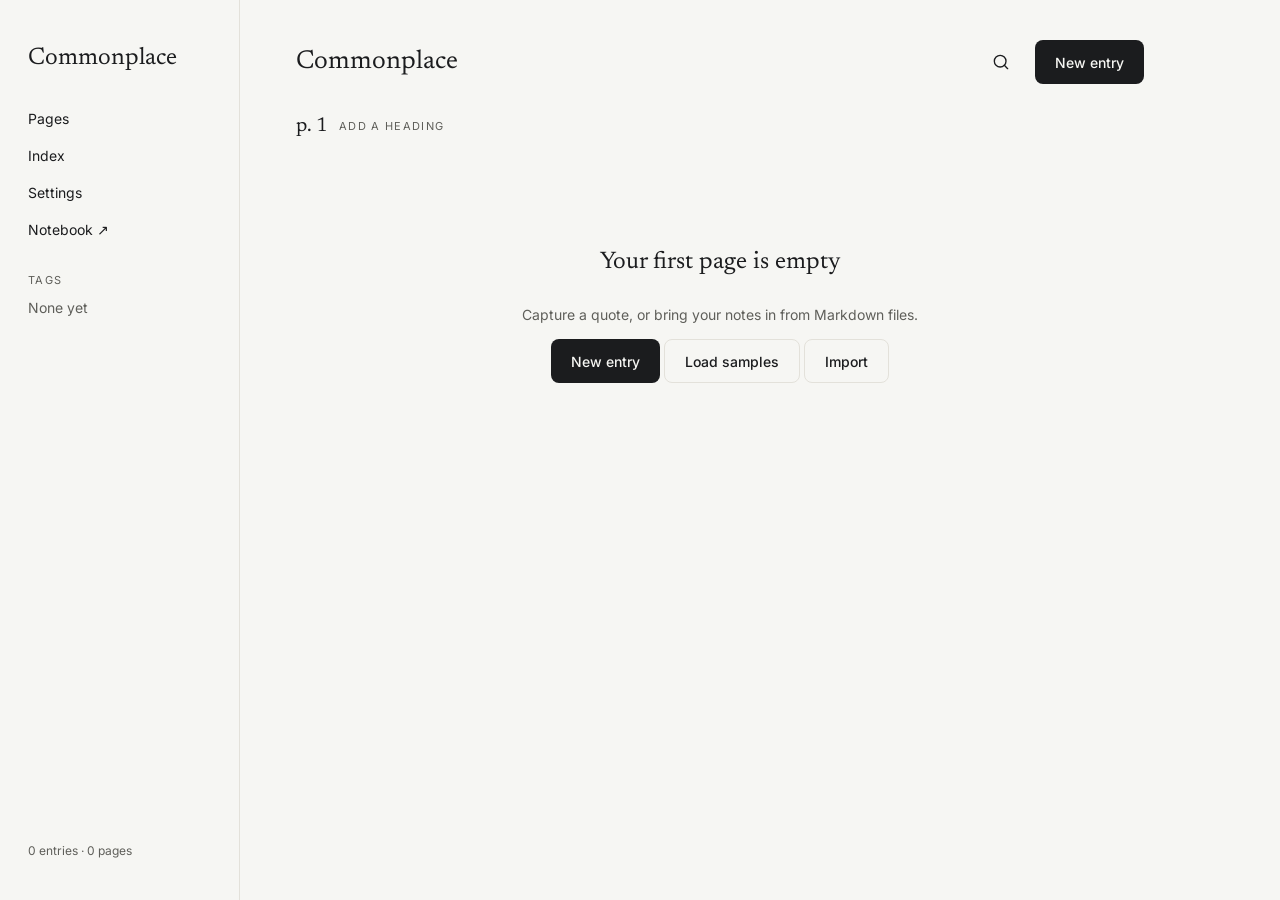
<file: index.html>
<!doctype html>
<html lang="en">
<head>
<meta charset="utf-8">
<meta name="viewport" content="width=device-width, initial-scale=1, viewport-fit=cover">
<title>Commonplace</title>
<meta name="theme-color" content="#F6F6F3" media="(prefers-color-scheme: light)">
<meta name="theme-color" content="#161715" media="(prefers-color-scheme: dark)">
<meta name="apple-mobile-web-app-capable" content="yes">
<meta name="apple-mobile-web-app-title" content="Commonplace">
<link rel="manifest" href="manifest.webmanifest">
<link rel="icon" type="image/png" href="icons/icon-192.png">
<link rel="apple-touch-icon" href="icons/apple-touch-icon.png">
<link rel="stylesheet" href="style.css">
<script src="fflate.js"></script>
</head>
<body>
<div id="app"></div>
<div id="toast" class="toast" role="status" hidden></div>
<script src="app.js"></script>
</body>
</html>
</file>
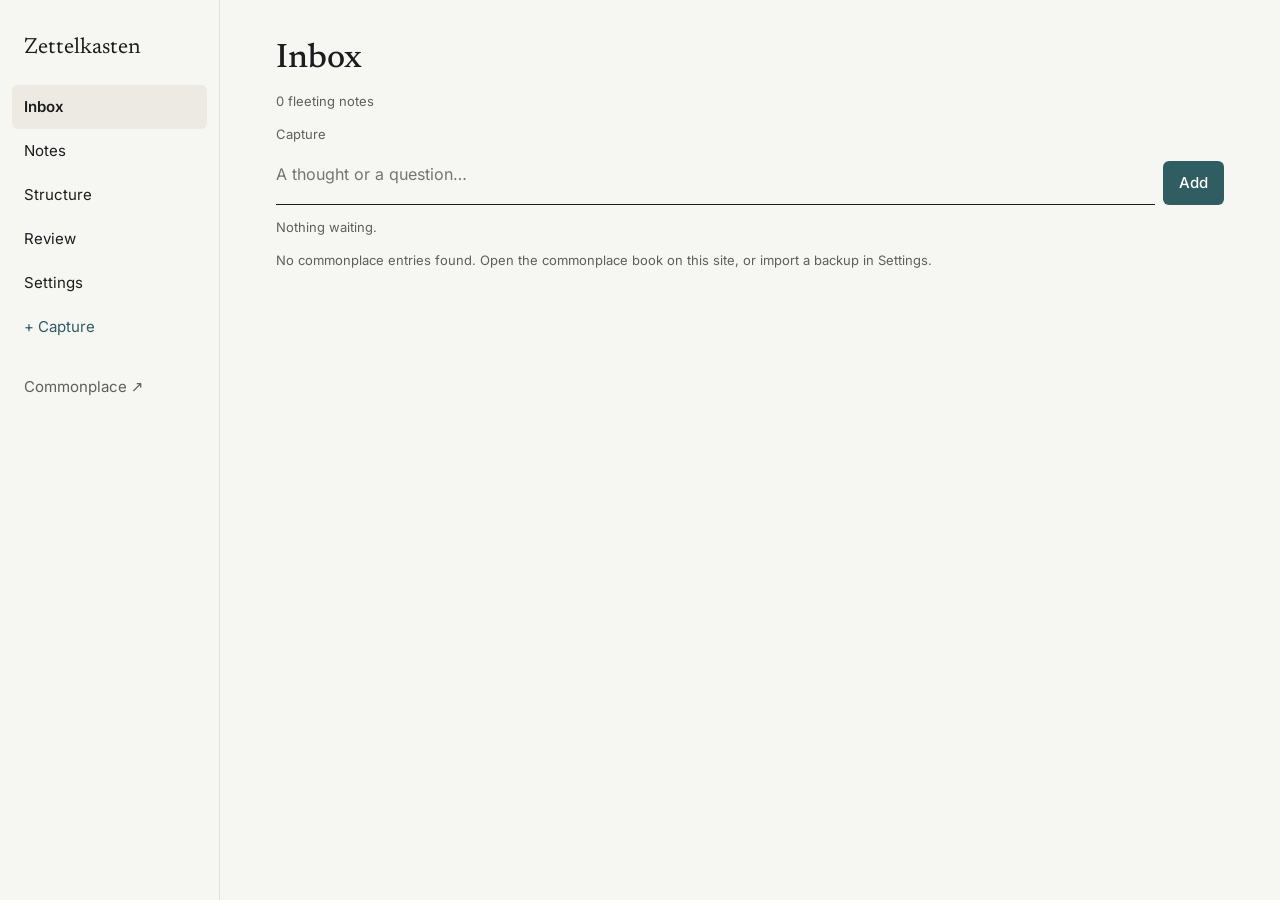
<file: notes/index.html>
<!doctype html>
<html lang="en"><head><meta charset="utf-8">
<meta name="viewport" content="width=device-width, initial-scale=1, viewport-fit=cover">
<title>Zettelkasten</title>
<meta name="theme-color" content="#F6F6F3" media="(prefers-color-scheme: light)">
<meta name="theme-color" content="#161715" media="(prefers-color-scheme: dark)">
<meta name="apple-mobile-web-app-capable" content="yes">
<meta name="apple-mobile-web-app-title" content="Notes">
<link rel="manifest" href="manifest.webmanifest">
<link rel="icon" type="image/png" href="icons/icon-192.png">
<link rel="apple-touch-icon" href="icons/apple-touch-icon.png">
<link rel="stylesheet" href="style.css">
<script src="fflate.js"></script>
</head><body><div id="app"></div><div id="t" role="status" aria-live="polite"></div>
<noscript>Zettelkasten needs JavaScript to run.</noscript>
<script src="app.js"></script></body></html>
</file>
<file: style.css>
@font-face{font-family:Inter;font-style:normal;font-weight:400;font-display:swap;src:url(fonts/inter-latin-400-normal.woff2) format('woff2')}
@font-face{font-family:Inter;font-style:normal;font-weight:500;font-display:swap;src:url(fonts/inter-latin-500-normal.woff2) format('woff2')}
@font-face{font-family:Inter;font-style:normal;font-weight:600;font-display:swap;src:url(fonts/inter-latin-600-normal.woff2) format('woff2')}
@font-face{font-family:Newsreader;font-style:normal;font-weight:400;font-display:swap;src:url(fonts/newsreader-latin-400-normal.woff2) format('woff2')}
@font-face{font-family:Newsreader;font-style:normal;font-weight:500;font-display:swap;src:url(fonts/newsreader-latin-500-normal.woff2) format('woff2')}
@font-face{font-family:Newsreader;font-style:italic;font-weight:400;font-display:swap;src:url(fonts/newsreader-latin-400-italic.woff2) format('woff2')}
:root{--hi:#F7E3A1;--paper:#F6F6F3;--ink:#1B1C1E;--muted:#5F5F5A;--rule:#E3E1DA;--wash:#ECEAE3;--accent:#2F5D62;--mark:#D6E6E3;box-sizing:border-box;padding-top:env(safe-area-inset-top,0px);padding-bottom:env(safe-area-inset-bottom,0px)}
@media(prefers-color-scheme:dark){:root:not([data-theme=light]){--hi:#5A4A1C;--paper:#161715;--ink:#ECEAE3;--muted:#A3A39C;--rule:#2C2D2A;--wash:#22231F;--accent:#7FB3B5;--mark:#24403F}}
:root[data-theme=dark]{--hi:#5A4A1C;--paper:#161715;--ink:#ECEAE3;--muted:#A3A39C;--rule:#2C2D2A;--wash:#22231F;--accent:#7FB3B5;--mark:#24403F}
html{scroll-padding-top:env(safe-area-inset-top,0px)}
*{box-sizing:border-box}
body{margin:0;background:var(--paper);color:var(--ink);font:14px/1.5 Inter,system-ui,sans-serif}
:focus-visible{outline:2px solid var(--accent);outline-offset:2px}
a{color:inherit;text-decoration:none}
button,input,select,textarea{font:inherit;color:inherit}
#app{display:flex;min-height:100vh}
.serif{font-family:Newsreader,Georgia,serif}
.rail{display:none;width:240px;flex:none;padding:40px 28px;border-right:1px solid var(--rule);flex-direction:column;gap:24px;position:sticky;top:0;height:100vh;overflow:auto}
.rl{display:flex;justify-content:space-between;padding:8px 10px;margin:0 -10px;border-radius:6px;font-size:14px}.rl:hover{background:var(--wash)}
.main{flex:1;min-width:0;padding:20px 20px 130px}
.top{display:flex;gap:12px;align-items:center;margin-bottom:20px}
.top .serif{font-size:26px;flex:1}
.btn{height:44px;padding:0 20px;border:0;border-radius:8px;background:var(--ink);color:var(--paper);font-weight:500;cursor:pointer}
.ghost{background:none;color:var(--ink);border:1px solid var(--rule)}
.ic{width:44px;height:44px;border:0;background:none;cursor:pointer;display:flex;align-items:center;justify-content:center}
.lnk{background:none;border:0;padding:0;color:var(--accent);cursor:pointer;text-align:left}
.lnk.big{min-height:44px;padding:0 4px}
.lbl{font-size:11px;letter-spacing:.12em;text-transform:uppercase;color:var(--muted)}
.mut{color:var(--muted)}.tag{color:var(--accent);font-weight:500}
.strip{display:flex;align-items:center;justify-content:space-between;margin:8px 0 12px}
.strip .serif{font-size:20px}
.row{display:grid;grid-template-columns:2fr 1fr;border-top:1px solid var(--rule);padding:22px 0}
.row:first-child{border-top-color:var(--ink)}
.q{display:block;font:19px/1.45 Newsreader,Georgia,serif;padding-right:16px;white-space:pre-wrap}
.note{margin-top:10px;font-size:12px;color:var(--muted);padding-right:16px;white-space:pre-wrap}
.ref{border-left:1px solid var(--rule);padding-left:12px;display:flex;flex-direction:column;gap:4px;font-size:12px;line-height:1.45}
.bar{position:fixed;left:0;right:0;bottom:0;display:flex;padding:8px 20px calc(16px + env(safe-area-inset-bottom,0px));border-top:1px solid var(--rule);background:var(--paper)}
.bar button{flex:1;height:44px;border:0;background:none;font-size:12px;color:var(--muted);cursor:pointer}.bar .on{color:var(--ink);font-weight:500}
.fab{position:fixed;right:20px;bottom:calc(92px + env(safe-area-inset-bottom,0px));width:56px;height:56px;border-radius:28px;border:0;background:var(--ink);color:var(--paper);display:flex;align-items:center;justify-content:center;cursor:pointer}
@media(min-width:900px){.rail{display:flex}.bar,.fab{display:none}.main{padding:40px 56px 60px;max-width:960px}
.row{padding:28px 0}.q{font-size:22px;padding-right:36px}.ref{font-size:13px;padding-left:24px}.note{font-size:13px;padding-right:36px}}
mark{background:var(--mark);color:inherit;border-radius:2px}
.chip{height:44px;padding:0 16px;border:1px solid var(--rule);border-radius:22px;background:none;cursor:pointer}
.chip[aria-pressed=true]{background:var(--accent);border-color:var(--accent);color:var(--paper)}
.chips{display:flex;gap:8px;flex-wrap:wrap}
.in{width:100%;height:44px;border:0;border-bottom:1px solid var(--rule);border-radius:0;background:none;font-size:16px;outline:0}
.in:focus{border-bottom-color:var(--accent)}
.fld{display:flex;flex-direction:column;gap:2px;margin-bottom:18px}
.qin{width:100%;min-height:120px;border:0;border-bottom:1px solid var(--ink);background:none;outline:0;resize:vertical;font:22px/1.45 Newsreader,Georgia,serif;padding:0 0 12px}
.seg{display:flex;gap:4px;padding:4px;border:1px solid var(--rule);border-radius:10px;margin-bottom:16px}
.seg button{flex:1;height:36px;border:0;border-radius:6px;background:none;color:var(--muted);cursor:pointer}.seg .on{background:var(--wash);color:var(--ink);font-weight:500}
.ix{display:flex;align-items:center;min-height:48px;border-top:1px solid var(--rule)}
.ix .g{width:32px;color:var(--muted)}.ix .n{flex:1;font:20px Newsreader,Georgia,serif}
.big{font:29px/1.35 Newsreader,Georgia,serif;margin:28px 0;white-space:pre-wrap}
dl{margin:0;border-top:1px solid var(--ink)}dl div{display:grid;grid-template-columns:1fr 2fr;padding:12px 0;border-bottom:1px solid var(--rule)}dt{color:var(--muted)}dd{margin:0}
.toast{position:fixed;left:50%;transform:translateX(-50%);bottom:calc(100px + env(safe-area-inset-bottom,0px));background:var(--ink);color:var(--paper);padding:12px 18px;border-radius:8px;z-index:9}
.sec{margin:0 0 32px}.sec h2{font:500 11px Inter;letter-spacing:.12em;text-transform:uppercase;color:var(--muted);margin:0 0 12px}
.empty{padding:60px 0;text-align:center}

.cites{display:flex;flex-direction:column;gap:1px;margin-top:6px}.cites .mut{font-size:11px;letter-spacing:.06em;text-transform:uppercase}.cl{display:block;padding:3px 0;color:var(--accent);text-decoration:none;font-size:12px;line-height:1.35}.cl:hover{text-decoration:underline}dd .cites{margin:0}dd .cl{font-size:15px;line-height:1.5;padding:6px 0}

/* ---- entry view ---- */
.ent{max-width:680px;margin:0 auto}
.ent-eye{display:flex;flex-wrap:wrap;align-items:center;gap:8px 12px;margin:0 0 20px}
.ent-tag{display:inline-flex;align-items:center;min-height:28px;padding:0 12px;border-radius:14px;background:var(--mark);color:var(--ink);font-size:12px;font-weight:500}
.ent-tag:hover{background:var(--accent);color:var(--paper)}
.ent-q{position:relative;margin:0;padding:.95em 0 0;font:400 23px/1.5 Newsreader,Georgia,serif;letter-spacing:-.005em;text-wrap:pretty;hyphens:manual;overflow-wrap:break-word}
.ent-q::before{content:'“';position:absolute;left:-.04em;top:-.12em;font-size:3em;line-height:1;color:var(--accent);opacity:.4;pointer-events:none}
.ent-by{margin:20px 0 0;font:400 17px/1.45 Newsreader,Georgia,serif;color:var(--muted)}
.ent-by a:hover{color:var(--accent)}.ent-au{color:var(--ink)}
.ent-note{margin:36px 0 0;padding:4px 0 4px 18px;border-left:2px solid var(--accent)}
.ent-note .lbl{margin:0 0 8px;font-weight:500}
.ent-note .md{font-size:16px;line-height:1.7}
.ent-cta{margin:32px 0}
.ent-dl{border-top:1px solid var(--rule)}.ent-dl:empty{display:none}
.ent-nav{display:flex;justify-content:space-between;align-items:center;margin:24px 0;padding:8px 0;border-top:1px solid var(--rule);border-bottom:1px solid var(--rule)}
.ent-nav .lnk{font:500 14px Inter,system-ui,sans-serif;margin:0}
.ent-nav .lnk[disabled]{color:var(--muted);opacity:.5;cursor:default}
.ent-tools{display:flex;flex-direction:column;gap:12px;margin-top:32px}
@media(min-width:900px){.ent{margin-top:24px}.ent-q{font-size:28px;line-height:1.45}.ent-by{font-size:19px}.ent-note .md{font-size:17px}}

/* ---- rendered markdown ---- */
.md>*{margin:0}.md>*+*{margin-top:.8em}
.md h3,.md h4,.md h5,.md h6{font-family:Inter,system-ui,sans-serif;font-weight:600;line-height:1.3}
.md h3{font-size:1.1em}.md h4,.md h5,.md h6{font-size:1em}
.md ul,.md ol{padding-left:1.4em}.md li+li{margin-top:.3em}
.md blockquote{margin-left:0;padding-left:1em;border-left:2px solid var(--rule);color:var(--muted)}
.md code{font:.88em/1.4 ui-monospace,SFMono-Regular,Menlo,Consolas,monospace;background:var(--wash);padding:.1em .35em;border-radius:4px}
.md pre{background:var(--wash);padding:12px 14px;border-radius:8px;overflow-x:auto;text-indent:0}
.md pre code{background:none;padding:0;font-size:13px}
.md hr{border:0;border-top:1px solid var(--rule);width:40%;margin-left:auto;margin-right:auto}
.md strong{font-weight:600}.ent-q strong{font-weight:500}
.mdl{color:var(--accent);text-decoration:underline;text-decoration-thickness:1px;text-underline-offset:3px;overflow-wrap:anywhere}
.mdl:hover{text-decoration-thickness:2px}
.mdhint{margin-left:6px;padding:1px 6px;border:1px solid var(--rule);border-radius:4px;font-size:9px;letter-spacing:.08em;color:var(--muted)}
.top:has(.crumb){margin-bottom:12px}
.crumb{flex:1;min-width:0;display:flex;align-items:center;gap:8px;min-height:44px;padding:0;margin-left:-6px;border:0;background:none;cursor:pointer;color:var(--ink);text-align:left}
.crumb svg{flex:none}
.crumb-p{flex:none;font:20px/1.2 Newsreader,Georgia,serif}
.crumb-t{min-width:0;overflow:hidden;text-overflow:ellipsis;white-space:nowrap;font-size:13px;color:var(--muted)}
.crumb-t::before{content:'·';margin-right:8px}
.crumb:hover .crumb-p{color:var(--accent)}
.q strong,.note strong{font-weight:600}.q strong{font-weight:500}
.q code,.note code{font:.85em ui-monospace,SFMono-Regular,Menlo,Consolas,monospace;background:var(--wash);padding:.05em .3em;border-radius:4px}
.q .mdl,.note .mdl{text-decoration:underline;text-decoration-color:var(--rule);text-underline-offset:3px}
@media(min-width:900px){.crumb-p{font-size:24px}.crumb-t{font-size:14px}}
mark.hi{background:var(--hi);border-radius:3px;padding:0 .12em;margin:0 -.04em;-webkit-box-decoration-break:clone;box-decoration-break:clone}
.hi mark{background:var(--mark)}
</file>
<file: notes/style.css>
@font-face{font-family:Inter;font-style:normal;font-weight:400;font-display:swap;src:url(fonts/inter-latin-400-normal.woff2) format('woff2')}
@font-face{font-family:Inter;font-style:normal;font-weight:500;font-display:swap;src:url(fonts/inter-latin-500-normal.woff2) format('woff2')}
@font-face{font-family:Inter;font-style:normal;font-weight:600;font-display:swap;src:url(fonts/inter-latin-600-normal.woff2) format('woff2')}
@font-face{font-family:Newsreader;font-style:normal;font-weight:400;font-display:swap;src:url(fonts/newsreader-latin-400-normal.woff2) format('woff2')}
@font-face{font-family:Newsreader;font-style:normal;font-weight:500;font-display:swap;src:url(fonts/newsreader-latin-500-normal.woff2) format('woff2')}
@font-face{font-family:Newsreader;font-style:italic;font-weight:400;font-display:swap;src:url(fonts/newsreader-latin-400-italic.woff2) format('woff2')}
:root{--p:#F6F6F3;--i:#1B1C1E;--m:#5F5F5A;--r:#E3E1DA;--w:#ECEAE3;--a:#2F5D62;--on:#fff;--cd:#fff;box-sizing:border-box;padding-top:env(safe-area-inset-top,0px);padding-bottom:env(safe-area-inset-bottom,0px)}
@media(prefers-color-scheme:dark){:root:not([data-theme="light"]){--p:#161715;--i:#ECEAE3;--m:#A3A39C;--r:#2C2D2A;--w:#22231F;--a:#7FB3B5;--on:#161715;--cd:#1F201D}}
:root[data-theme="dark"]{--p:#161715;--i:#ECEAE3;--m:#A3A39C;--r:#2C2D2A;--w:#22231F;--a:#7FB3B5;--on:#161715;--cd:#1F201D}
html{scroll-padding-top:env(safe-area-inset-top,0px)}
body{margin:0;background:var(--p);color:var(--i);font:15px/1.5 Inter,system-ui,sans-serif}
.s,h1,.bd{font-family:Newsreader,Georgia,serif}
h1{font-size:34px;line-height:1.15;font-weight:500;margin:0 0 6px}
button,input,textarea,select{font:inherit;color:inherit}
button,.ab{cursor:pointer;min-height:44px;border:0;background:none;padding:0 10px;color:var(--a);font-weight:500;display:inline-flex;align-items:center;text-decoration:none}
.btn{background:var(--a);color:var(--on);border-radius:6px;padding:0 16px}
input,textarea,select{width:100%;border:0;border-bottom:1px solid var(--i);background:none;padding:8px 0;font-size:16px;border-radius:0;min-height:44px}
input[type=checkbox]{width:20px;height:20px;min-height:0;margin-right:8px}
.pg{display:grid;grid-template-columns:220px 1fr;min-height:100vh}
.rail{border-right:1px solid var(--r);padding:32px 12px;position:sticky;top:0;height:100vh;box-sizing:border-box}
.rail a{display:flex;align-items:center;min-height:44px;padding:0 12px;border-radius:6px;color:var(--i);text-decoration:none}
.rail a.on{background:var(--w);font-weight:600}
.lg{font-size:22px;padding:0 12px 20px}
main{padding:40px 56px;max-width:1100px}
.lb{font-size:12px;letter-spacing:.06em;text-transform:uppercase;color:var(--m);margin:22px 0 6px}
.mu{color:var(--m);font-size:13px}
.row{padding:14px 0;border-top:1px solid var(--r)}
.q{font-size:19px;line-height:1.35;margin:0 0 4px}
.bd{font-size:20px;line-height:1.6;margin:0 0 14px}
.bd a,.row a.t,.mu a,.e aside>a,main>a{color:var(--a)}
.cards{display:grid;grid-template-columns:repeat(auto-fill,minmax(250px,1fr));gap:14px;margin-top:8px}
.card{background:var(--cd);border:1px solid var(--r);border-radius:10px;padding:14px 16px 6px;box-shadow:0 1px 2px rgba(0,0,0,.05),0 6px 14px -8px rgba(0,0,0,.18);display:flex;flex-direction:column}
.card .q{white-space:pre-wrap;overflow-wrap:anywhere}
.card .fx{margin-top:auto;padding-top:8px}
.fl{display:grid;grid-template-columns:repeat(auto-fit,minmax(150px,1fr));gap:0 16px;margin:6px 0}
.fx{display:flex;align-items:center;gap:4px;flex-wrap:wrap}
.cp{display:flex;gap:8px;align-items:flex-end;margin:12px 0}
.e{display:grid;grid-template-columns:2fr 1fr}
.e aside{border-left:1px solid var(--r);padding-left:28px;margin-left:36px}
.c{background:var(--w);padding:12px 14px;border-radius:4px;margin:8px 0}
.tb a,.ch{display:inline-flex;align-items:center;min-height:44px;padding:0 14px;color:var(--i);text-decoration:none;border:1px solid var(--r);border-radius:22px;margin:0 6px 6px 0;background:none}
.tb a.on,.ch.on{background:var(--w);font-weight:600}
.bar{display:none}
#t{position:fixed;left:16px;right:16px;bottom:80px;background:var(--i);color:var(--p);padding:6px 6px 6px 14px;border-radius:8px;display:none;align-items:center;justify-content:space-between;z-index:5}
#t button{color:var(--p);text-decoration:underline}
@media(max-width:900px){.pg{display:block}.rail{display:none}main{padding:24px 20px 96px}.e{display:block}.e aside{border-left:0;margin:24px 0 0;padding:16px 0 0;border-top:1px solid var(--r)}
.bar{display:flex;position:fixed;left:0;right:0;bottom:0;background:var(--p);border-top:1px solid var(--r);padding-bottom:env(safe-area-inset-bottom,0px)}
.bar a{flex:1;display:flex;align-items:center;justify-content:center;min-height:56px;color:var(--m);text-decoration:none;font-size:13px}.bar a.on{color:var(--a);font-weight:600}h1{font-size:30px}.bd{font-size:18px}}
</file>
